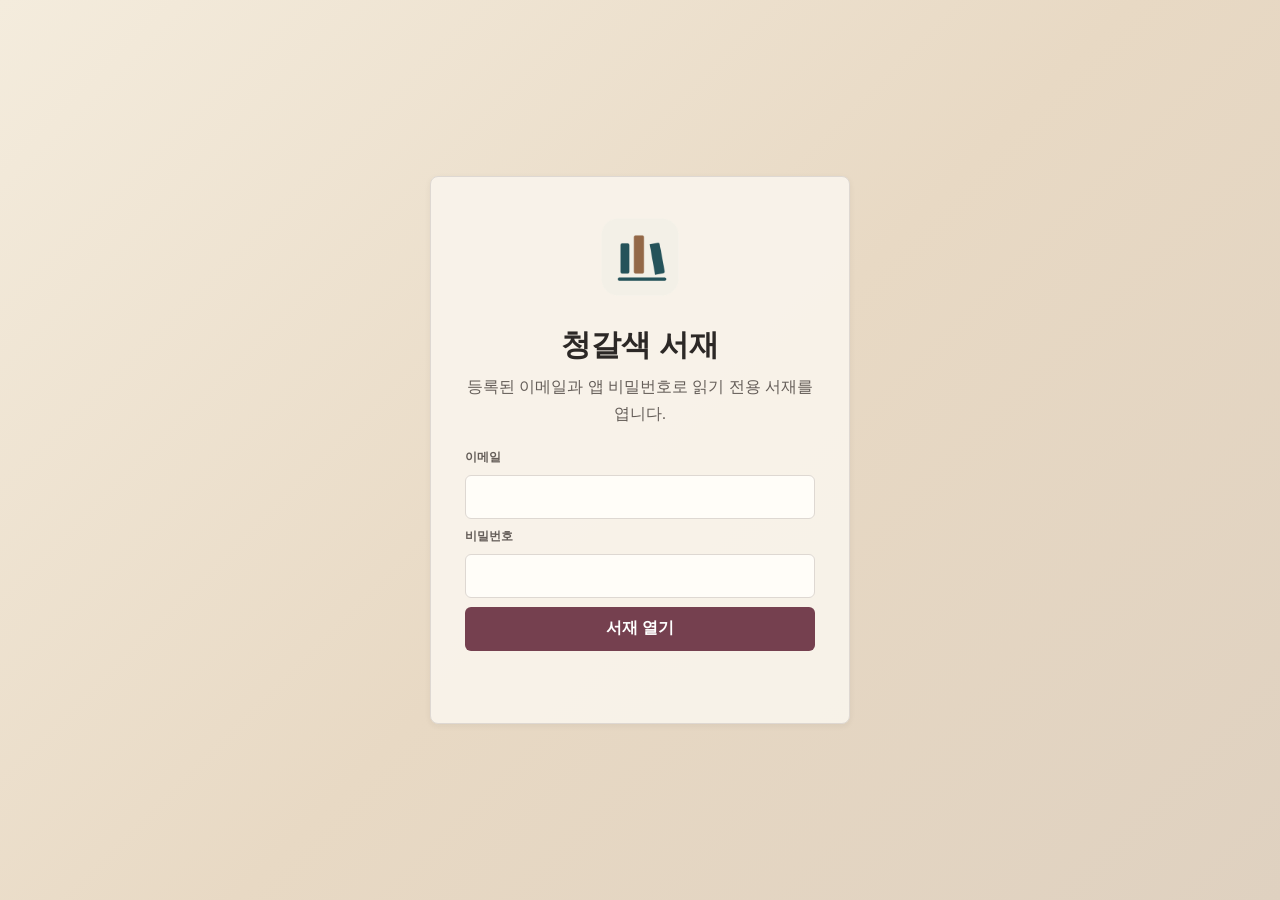
<file: index.html>
<!doctype html>
<html lang="ko">
<head>
  <meta charset="utf-8">
  <meta name="viewport" content="width=device-width, initial-scale=1, viewport-fit=cover">
  <meta name="theme-color" content="#f3f0e7">
  <title>청갈색 서재 · 읽기</title>
  <link rel="manifest" href="./manifest.webmanifest?v=20261108A">
  <link rel="icon" href="./icon.png?v=20261108A">
  <link rel="apple-touch-icon" href="./apple-touch-icon.png?v=20261108A">
  <link rel="stylesheet" href="./viewer.css">
</head>
<body>
  <div class="viewer-loading" id="viewerLoading">
    <img src="./icon.png?v=20261108A" alt="">
    <strong>청갈색 서재</strong>
    <span>생각의 지도를 펼치고 있습니다.</span>
  </div>

  <main class="auth-screen hidden" id="authScreen">
    <section class="auth-card">
      <img src="./icon.png?v=20261108A" alt="">
      <h1>청갈색 서재</h1>
      <p>등록된 이메일과 앱 비밀번호로 읽기 전용 서재를 엽니다.</p>
      <form id="authForm">
        <label for="authEmail">이메일</label>
        <input id="authEmail" type="email" autocomplete="email" required>
        <label for="authPassword">비밀번호</label>
        <input id="authPassword" type="password" autocomplete="current-password" required>
        <button id="authSubmit" type="submit">서재 열기</button>
      </form>
      <p class="auth-status" id="authStatus"></p>
    </section>
  </main>

  <main class="viewer-shell hidden" id="viewerShell">
    <header class="viewer-header">
      <div class="viewer-brand" title="청갈색 서재"><img src="./icon.png?v=20261108A" alt="청갈색 서재"></div>
      <label class="project-select-wrap"><select id="projectSelect" aria-label="현재 프로젝트 선택"></select><span id="projectNoteCount"></span></label>
      <nav class="view-tabs" aria-label="보기 방식">
        <button class="active" type="button" data-view="board">보드</button>
        <button type="button" data-view="nav">네비</button>
        <button type="button" data-view="notes">메모</button>
        <button type="button" id="readAll" aria-controls="readerPanel" aria-expanded="false">모아 읽기</button>
      </nav>
      <div class="viewer-header-actions">
        <span class="published-at" id="publishedAt"></span>
        <button class="icon-button" id="refreshViewer" type="button" aria-label="새로고침" title="새로고침">↻</button>
        <button class="text-button hidden" id="signOutViewer" type="button">나가기</button>
      </div>
    </header>

    <div class="viewer-layout">
      <aside class="project-panel">
        <div class="panel-heading"><strong>프로젝트</strong><span id="projectCount"></span></div>
        <div class="project-list" id="projectList"></div>
      </aside>

      <section class="workspace">
        <div class="board-view" id="boardView">
          <div class="board-toolbar">
            <strong id="boardTitle"></strong>
            <span>손가락으로 이동 · 핀치로 확대</span>
          </div>
          <div class="board-viewport" id="boardViewport" tabindex="-1">
            <div class="board-stage" id="boardStage"></div>
          </div>
          <button class="board-scale" id="boardFit" type="button" aria-label="현재 배율 · 전체 맞춤" title="전체 맞춤"><span id="boardScale">100%</span></button>
        </div>

        <div class="nav-view hidden" id="navView">
          <div class="content-toolbar"><strong>네비</strong><button type="button" id="expandNav">모두 펴기</button></div>
          <div class="nav-tree" id="navTree"></div>
        </div>

        <div class="notes-view hidden" id="notesView">
          <div class="content-toolbar notes-toolbar"><input id="noteSearch" type="search" aria-label="메모와 출처 검색" placeholder="메모와 출처 검색"><span id="noteSearchCount" role="status"></span><button type="button" id="toggleNoteSources">모두 접기</button></div>
          <div class="note-list" id="noteList"></div>
        </div>
      </section>

      <aside class="reader-panel" id="readerPanel">
        <div class="panel-heading reader-tools" role="toolbar" aria-label="읽기 도구">
          <button class="reader-back" id="readerBack" type="button" aria-label="읽기 닫기" title="돌아가기"><svg viewBox="0 0 24 24" aria-hidden="true"><path d="m15 18-6-6 6-6"/></svg></button>
          <strong id="readerHeading" class="visually-hidden">열람</strong>
          <button id="readerBoard" class="reader-board hidden" type="button" aria-label="읽기 범위를 유지하고 보드에서 찾기">보드</button>
          <button id="readerSources" type="button" aria-label="출처 표시" title="출처 표시 전환" aria-pressed="true">출처</button>
          <span class="reader-font-controls" aria-label="글자 크기"><button id="readerFontDown" type="button" aria-label="글자 작게" title="글자 작게">가−</button><output id="readerFontLevel">100%</output><button id="readerFontUp" type="button" aria-label="글자 크게" title="글자 크게">가+</button></span>
          <button class="reader-copy hidden" id="readerCopy" type="button" aria-label="내용 복사" title="현재 표시 내용을 마크다운으로 복사"><svg viewBox="0 0 24 24" aria-hidden="true"><rect width="14" height="14" x="8" y="8" rx="2"/><path d="M4 16c-1.1 0-2-.9-2-2V4c0-1.1.9-2 2-2h10c1.1 0 2 .9 2 2"/></svg></button>
          <button class="reader-expand" id="readerExpand" type="button" aria-label="읽기 전체 화면" aria-pressed="false" title="전체 화면"><svg viewBox="0 0 24 24" aria-hidden="true"><path d="M8 3H5a2 2 0 0 0-2 2v3M21 8V5a2 2 0 0 0-2-2h-3M3 16v3a2 2 0 0 0 2 2h3M16 21h3a2 2 0 0 0 2-2v-3"/></svg></button>
        </div>
        <article class="reader-content" id="readerContent" tabindex="-1"><div class="reader-empty">보드의 메모나 타이틀을 선택해 내용을 읽을 수 있습니다.</div></article>
      </aside>
    </div>
    <div class="viewer-message hidden" id="viewerMessage"></div>
    <div class="ancestor-sheet hidden" id="ancestorSheet" aria-hidden="true">
      <div class="ancestor-sheet-backdrop" data-ancestor-close></div>
      <section class="ancestor-sheet-panel" role="dialog" aria-modal="true" aria-labelledby="ancestorSheetTitle">
        <header><div><small>메모의 위치</small><h2 id="ancestorSheetTitle">상위 타이틀에서 보기</h2></div><button type="button" data-ancestor-close aria-label="닫기">×</button></header>
        <div class="ancestor-sheet-list" id="ancestorSheetList"></div>
      </section>
    </div>
  </main>

  <script src="./vendor/supabase.min.js"></script>
  <script src="./config.js"></script>
  <script src="./viewer.js"></script>
</body>
</html>
</file>
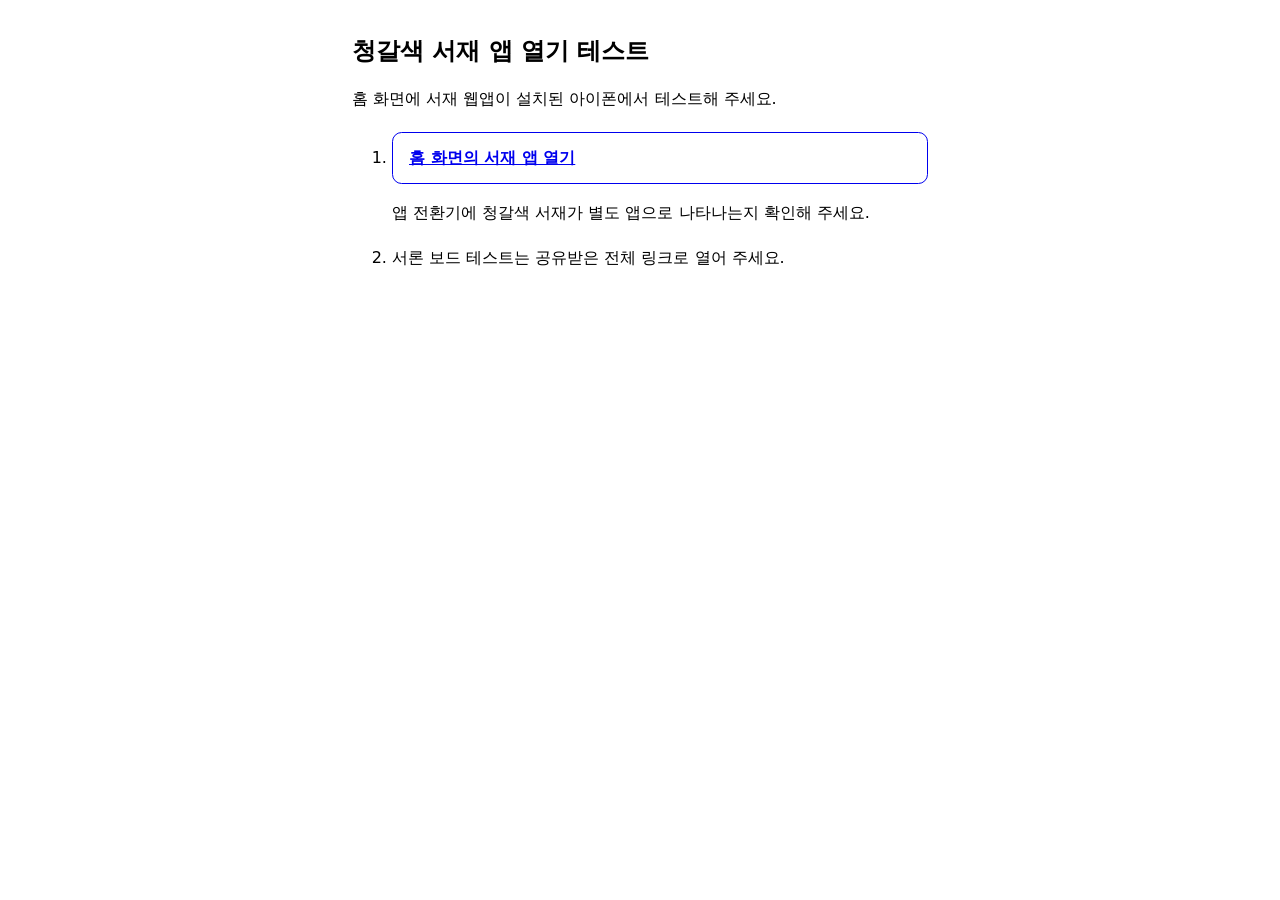
<file: ios-app-open-test.html>
<!doctype html>
<html lang="ko">
<head>
<meta charset="utf-8">
<meta name="viewport" content="width=device-width,initial-scale=1">
<meta name="robots" content="noindex,nofollow">
<meta name="referrer" content="no-referrer">
<title>청갈색 서재 앱 열기 테스트</title>
<style>
:root{color-scheme:light dark}
body{font:1rem/1.6 system-ui,sans-serif;max-width:36rem;margin:2rem auto;padding:0 1.25rem}
h1{font-size:1.5rem}
a:not([hidden]){display:block;padding:.75rem 1rem;border:1px solid currentColor;border-radius:.6rem;font-weight:600}
li{margin:1.25rem 0}
</style>
</head>
<body>
<main>
<h1>청갈색 서재 앱 열기 테스트</h1>
<p>홈 화면에 서재 웹앱이 설치된 아이폰에서 테스트해 주세요.</p>
<ol>
<li><a id="app" href="webapp://khhanhhan-boop.github.io/blue-brown-library-viewer/index.html">홈 화면의 서재 앱 열기</a><p>앱 전환기에 청갈색 서재가 별도 앱으로 나타나는지 확인해 주세요.</p></li>
<li><a id="board" hidden>서론 보드까지 바로 열기</a><p id="guide">서재에서 다른 보드를 선택한 뒤 이 페이지로 돌아와 누르면, 서론으로 이동했는지 확인할 수 있어요.</p></li>
</ol>
</main>
<script>
const project = new URLSearchParams(location.hash.slice(1)).get('project');
const board = document.getElementById('board');
if (/^(?:agent-)?project-[\da-f]{8}(?:-[\da-f]{4}){3}-[\da-f]{12}$/i.test(project || '')) {
  board.href = document.getElementById('app').getAttribute('href') + '#project=' + encodeURIComponent(project);
  board.hidden = false;
} else {
  document.getElementById('guide').textContent = '서론 보드 테스트는 공유받은 전체 링크로 열어 주세요.';
}
</script>
</body>
</html>
</file>
<file: viewer.css>
:root {
  color-scheme: light;
  --paper: #eee4d3;
  --paper-deep: #e2d4be;
  --ink: #302927;
  --muted: #7c6d65;
  --wine: #704552;
  --blue: #476b74;
  --line: rgba(79, 61, 55, 0.17);
  --panel: rgba(248, 241, 228, 0.92);
  --shadow: 0 12px 34px rgba(58, 43, 38, 0.13);
  font-family: "Apple SD Gothic Neo", "Noto Sans KR", system-ui, sans-serif;
}

* { box-sizing: border-box; }
html, body { width: 100%; min-height: 100%; margin: 0; }
body { overflow: hidden; background: var(--paper); color: var(--ink); letter-spacing: 0; }
button, input, select { font: inherit; letter-spacing: 0; }
button { cursor: pointer; }
.hidden { display: none !important; }

.viewer-loading { position: fixed; z-index: 100; inset: 0; display: grid; place-content: center; justify-items: center; gap: 12px; background: var(--paper); transition: opacity 320ms ease, visibility 320ms ease; }
.viewer-loading.done { opacity: 0; visibility: hidden; }
.viewer-loading img { width: 112px; height: 112px; border-radius: 24px; box-shadow: var(--shadow); }
.viewer-loading strong { font-family: Georgia, "Noto Serif KR", serif; font-size: 29px; }
.viewer-loading span { color: var(--muted); font-size: 13px; }

.auth-screen { min-height: 100svh; display: grid; place-items: center; padding: 24px; background: linear-gradient(135deg, #f4ecdd, #e8d9c4 52%, #dfd1c0); }
.auth-card { width: min(420px, 100%); padding: 34px; border: 1px solid var(--line); border-radius: 8px; background: rgba(249, 244, 235, 0.94); box-shadow: var(--shadow); text-align: center; }
.auth-card img { width: 92px; height: 92px; border-radius: 20px; }
.auth-card h1 { margin: 18px 0 8px; font-family: Georgia, "Noto Serif KR", serif; font-size: 30px; }
.auth-card p { margin: 0 0 22px; color: var(--muted); line-height: 1.65; }
.auth-card form { display: grid; gap: 9px; text-align: left; }
.auth-card label { color: var(--muted); font-size: 12px; font-weight: 800; }
.auth-card input { width: 100%; height: 44px; padding: 0 12px; border: 1px solid var(--line); border-radius: 6px; background: #fffdf8; color: var(--ink); }
.auth-card button { height: 44px; border: 0; border-radius: 6px; background: var(--wine); color: white; font-weight: 850; }
.auth-card button:disabled { cursor: wait; opacity: 0.58; }
.auth-status { min-height: 24px; margin: 14px 0 0 !important; color: var(--wine) !important; font-size: 12px; }

.viewer-shell { height: 100svh; display: grid; grid-template-rows: auto minmax(0, 1fr); background: var(--paper); }
.viewer-header { min-width: 0; min-height: 64px; display: flex; align-items: center; gap: 15px; padding: max(8px, env(safe-area-inset-top)) max(14px, env(safe-area-inset-right)) 8px max(14px, env(safe-area-inset-left)); border-bottom: 1px solid var(--line); background: rgba(247, 239, 225, 0.94); backdrop-filter: blur(16px); -webkit-backdrop-filter: blur(16px); }
.viewer-brand { flex: 0 0 auto; display: flex; align-items: center; gap: 9px; }
.viewer-brand img { width: 40px; height: 40px; border-radius: 9px; }
.viewer-brand span { display: grid; line-height: 1.1; }
.viewer-brand strong { font-family: Georgia, "Noto Serif KR", serif; font-size: 16px; }
.viewer-brand small { margin-top: 4px; color: var(--muted); font-size: 9px; }
.project-select-wrap { position: relative; min-width: 190px; max-width: 310px; display: grid; grid-template-columns: auto minmax(0, 1fr); align-items: center; gap: 9px; padding: 4px 29px 4px 9px; border: 1px solid color-mix(in srgb, var(--wine) 24%, var(--line)); border-radius: 7px; background: rgba(255, 252, 245, 0.78); box-shadow: inset 0 1px 0 rgba(255,255,255,0.7), 0 2px 8px rgba(72, 49, 43, 0.06); }
.project-select-wrap::after { position: absolute; right: 10px; top: 50%; color: var(--wine); font-size: 12px; line-height: 1; transform: translateY(-54%); content: "⌄"; pointer-events: none; }
.project-select-wrap:focus-within { border-color: color-mix(in srgb, var(--wine) 58%, var(--line)); box-shadow: 0 0 0 3px color-mix(in srgb, var(--wine) 10%, transparent), inset 0 1px 0 rgba(255,255,255,0.72); }
.project-select-wrap span { padding-right: 9px; border-right: 1px solid color-mix(in srgb, var(--wine) 18%, transparent); color: var(--muted); font-size: 8px; font-weight: 850; line-height: 1.2; white-space: nowrap; }
.project-select-wrap select { min-width: 0; width: 100%; height: 30px; padding: 0; border: 0; outline: 0; appearance: none; -webkit-appearance: none; background: transparent; color: var(--ink); font-family: Georgia, "Noto Serif KR", serif; font-size: 13px; font-weight: 850; text-overflow: ellipsis; }
.view-tabs { display: flex; gap: 3px; padding: 3px; border: 1px solid var(--line); border-radius: 6px; background: rgba(87, 66, 57, 0.06); }
.view-tabs button { min-width: 46px; height: 29px; padding: 0 9px; border: 0; border-radius: 4px; background: transparent; color: var(--muted); font-size: 12px; font-weight: 800; }
.view-tabs button.active { background: #fffaf0; color: var(--wine); box-shadow: 0 2px 8px rgba(61, 43, 39, 0.1); }
.viewer-header-actions { min-width: 0; display: flex; align-items: center; gap: 6px; margin-left: auto; }
.published-at { overflow: hidden; color: var(--muted); font-size: 10px; text-overflow: ellipsis; white-space: nowrap; }
.icon-button, .text-button { height: 31px; border: 1px solid var(--line); border-radius: 5px; background: rgba(255, 252, 245, 0.72); color: var(--ink); }
.icon-button { width: 31px; padding: 0; font-size: 17px; }
.text-button { padding: 0 10px; font-size: 11px; }

.viewer-layout { min-height: 0; position: relative; display: grid; grid-template-columns: 210px minmax(0, 1fr) 330px; overflow: hidden; }
.project-panel, .reader-panel { min-width: 0; min-height: 0; display: grid; grid-template-rows: auto minmax(0, 1fr); background: var(--panel); }
.project-panel { border-right: 1px solid var(--line); }
.reader-panel { border-left: 1px solid var(--line); }
.panel-heading, .content-toolbar { min-height: 46px; display: flex; align-items: center; gap: 8px; padding: 8px 12px; border-bottom: 1px solid var(--line); }
.panel-heading strong, .content-toolbar strong { font-size: 14px; }
.panel-heading span { margin-left: auto; color: var(--muted); font-size: 10px; }
.project-list, .reader-content, .nav-tree, .note-list { min-height: 0; overflow: auto; overscroll-behavior: contain; }
.project-list { padding: 8px; }
.project-item { width: 100%; min-height: 44px; display: grid; grid-template-columns: 4px minmax(0, 1fr); align-items: center; gap: 9px; margin: 0 0 4px; padding: 7px 8px; border: 0; border-radius: 5px; background: transparent; color: var(--ink); text-align: left; }
.project-item::before { width: 4px; height: 26px; border-radius: 2px; background: var(--project-color); content: ""; opacity: 0.5; }
.project-item.active { background: color-mix(in srgb, var(--project-color) 12%, white); font-weight: 850; }
.project-item span { overflow: hidden; text-overflow: ellipsis; white-space: nowrap; }

.workspace { min-width: 0; min-height: 0; position: relative; background: var(--paper); }
.board-view, .nav-view, .notes-view { width: 100%; height: 100%; min-height: 0; }
.board-view { display: grid; grid-template-rows: auto minmax(0, 1fr); }
.board-toolbar { min-width: 0; min-height: 39px; display: flex; align-items: center; gap: 10px; padding: 5px 9px; border-bottom: 1px solid rgba(52, 42, 38, 0.2); background: rgba(51, 44, 42, 0.92); color: #f8f1e6; }
.board-toolbar strong { overflow: hidden; font-size: 13px; text-overflow: ellipsis; white-space: nowrap; }
.board-toolbar span { margin-left: auto; color: rgba(255,255,255,0.55); font-size: 9px; }
.board-toolbar button, .content-toolbar button { height: 27px; padding: 0 9px; border: 1px solid rgba(255,255,255,0.18); border-radius: 4px; background: rgba(255,255,255,0.1); color: inherit; font-size: 10px; }
.board-viewport { position: relative; min-height: 0; overflow: hidden; background: rgba(255, 253, 247, 0.22); touch-action: none; cursor: grab; }
.board-viewport.panning { cursor: grabbing; }
.board-stage { position: absolute; width: 2400px; height: 1600px; transform-origin: 0 0; will-change: transform; backface-visibility: hidden; -webkit-backface-visibility: hidden; }
.edge-layer { position: absolute; z-index: 0; inset: 0; width: 2400px; height: 1600px; overflow: visible; pointer-events: none; }
.edge-hierarchy { stroke: rgba(91, 69, 62, 0.34); stroke-width: 2.2; }
.edge-relation, .edge-arrow { fill: none; stroke: var(--edge-color); stroke-linecap: round; stroke-linejoin: round; }
.edge-relation.relation-halo { stroke-width: 8; opacity: 0.2; }
.edge-relation.relation-core { stroke-width: 2.2; stroke-dasharray: 11 5 2 5; opacity: 0.46; }
.edge-arrow-halo { stroke-width: 7; opacity: 0.2; }
.edge-arrow-core { stroke-width: 2.4; opacity: 0.78; }
.edge-label { fill: var(--edge-color); stroke: rgba(248, 240, 222, 0.92); stroke-width: 4px; paint-order: stroke fill; font-size: var(--edge-font-size, 12px); font-weight: 850; }
.board-box { position: absolute; z-index: 1; overflow: visible; transform: translate(-50%, -50%); border: 1px solid color-mix(in srgb, var(--box-color) 48%, rgba(76, 57, 51, 0.28)); border-radius: 6px; background: color-mix(in srgb, var(--box-color) 24%, rgba(255, 252, 243, 0.97)); color: var(--ink); box-shadow: 0 8px 18px rgba(57, 42, 37, 0.12), inset 0 0 0 1px rgba(255,255,255,0.44); text-align: left; }
.board-box, .board-box * { -webkit-user-select: none; user-select: none; -webkit-touch-callout: none; }
.board-box.bookmarked { z-index: 2; }
.board-box.text { background: color-mix(in srgb, var(--box-color) 8%, #fffaf0); }
.board-box.heading { border-color: color-mix(in srgb, var(--box-color) 72%, #211a19); background: color-mix(in srgb, var(--box-color) 62%, #2a2020); color: #fff9ec; }
.board-box:hover, .board-box.selected { z-index: 3; border-color: color-mix(in srgb, var(--box-color) 72%, #fffaf0); box-shadow: 0 0 0 3px color-mix(in srgb, var(--box-color) 24%, transparent), 0 12px 26px rgba(58, 42, 37, 0.2); }
.board-box.long-pressing { z-index: 5; animation: board-long-press 480ms cubic-bezier(0.2, 0.75, 0.2, 1) both; }
.board-box button { width: 100%; height: 100%; display: flex; flex-direction: column; overflow: hidden; padding: 11px 12px 12px; border: 0; background: transparent; color: inherit; text-align: left; }
.board-box.heading button { display: grid; place-items: center; padding: 8px; text-align: center; word-break: keep-all; overflow-wrap: anywhere; }
.board-box.text button { padding: 5px 7px 13px; }
.board-box.heading.level-1 { font-size: 21px; font-weight: 900; }
.board-box.heading.level-2 { font-size: 18px; font-weight: 880; }
.board-box.heading.level-3 { font-size: 15px; font-weight: 850; }
.board-box.heading.level-4 { font-size: 13px; font-weight: 820; }
.box-bookmark { position: absolute; z-index: 4; right: -10px; top: -9px; color: #171411; font-size: 22px; line-height: 1; -webkit-text-stroke: 0.5px rgba(218, 164, 48, 0.96); text-shadow: 0 0 1px rgba(255, 251, 211, 1), 0 0 6px rgba(255, 211, 61, 0.98), 0 0 14px rgba(229, 151, 10, 0.78), 0 0 20px rgba(183, 99, 4, 0.38); pointer-events: none; }
.box-title { display: block; flex: 0 0 auto; overflow: visible; color: inherit; font-size: 14px; font-weight: 900; line-height: 1.3; word-break: keep-all; overflow-wrap: anywhere; }
.box-source { display: block; flex: 0 0 auto; overflow: visible; margin-top: 4px; color: #684a50; font-size: 11px; font-weight: 850; line-height: 1.35; word-break: keep-all; overflow-wrap: anywhere; }
.box-author { display: block; flex: 0 0 auto; margin-top: 2px; color: var(--muted); font-size: 10px; line-height: 1.3; word-break: keep-all; overflow-wrap: anywhere; }
.box-summary { display: block; flex: 1 1 auto; min-height: 0; overflow: auto; margin-top: 6px; color: #574a45; font-size: 11px; line-height: 1.4; white-space: pre-wrap; word-break: keep-all; overflow-wrap: anywhere; overscroll-behavior: contain; scrollbar-width: thin; }
.board-box.text .box-title { margin-bottom: 4px; }
.board-box.text .box-summary { margin-top: 0; color: var(--muted); font-weight: 520; }
.board-box.compact button { align-items: center; justify-content: center; padding: 6px 8px; text-align: center; }
.board-box.compact .box-title, .board-box.compact .box-source, .board-box.compact .box-author { width: 100%; text-align: center; }
.board-box.compact .box-summary { display: none; }
.board-box.text.compact .box-title { margin: 0; }

.nav-view, .notes-view { display: grid; grid-template-rows: auto minmax(0, 1fr); background: var(--paper); }
.content-toolbar { background: rgba(248, 241, 228, 0.94); }
.content-toolbar button { margin-left: auto; border-color: var(--line); background: white; color: var(--ink); }
.content-toolbar input { min-width: 0; width: min(340px, 65%); height: 31px; margin-left: auto; padding: 0 10px; border: 1px solid var(--line); border-radius: 5px; background: #fffdf8; }
.notes-toolbar input { flex: 1 1 180px; width: auto; }
.notes-toolbar button { flex: 0 0 auto; margin-left: 0; white-space: nowrap; }
.notes-toolbar button:disabled { cursor: default; opacity: 0.45; }
.nav-tree, .note-list { padding: 12px clamp(12px, 3vw, 36px) 40px; }
.nav-row { --depth: 0; margin-left: min(calc(var(--depth) * 10px), 48px); border-bottom: 1px solid rgba(85, 66, 59, 0.08); }
.nav-row-main { min-height: 44px; display: grid; grid-template-columns: 24px minmax(0, 1fr); align-items: start; gap: 7px; padding: 5px 0; }
.nav-toggle { width: 24px; height: 24px; padding: 0; border: 0; background: transparent; color: var(--muted); }
.nav-label { min-width: 0; display: grid; align-content: center; }
.nav-open { min-width: 0; width: 100%; padding: 1px 0; border: 0; background: transparent; color: var(--ink); font-weight: 750; line-height: 1.42; text-align: left; word-break: keep-all; overflow-wrap: anywhere; }
.nav-row.heading .nav-open { color: var(--wine); font-weight: 900; }
.nav-source { min-width: 0; display: block; overflow: hidden; margin-top: 2px; color: var(--muted); font-size: 10px; line-height: 1.35; text-overflow: ellipsis; white-space: nowrap; }
.note-source-group { margin: 0 0 10px; }
.note-source-heading { width: 100%; min-height: 48px; display: grid; grid-template-columns: 20px minmax(0, 1fr) auto; align-items: center; gap: 8px; padding: 7px 10px; border: 0; border-bottom: 1px solid color-mix(in srgb, var(--wine) 25%, transparent); background: transparent; color: var(--ink); text-align: left; }
.note-source-heading:hover { background: rgba(112, 69, 82, 0.055); }
.note-source-chevron { color: var(--wine); font-size: 12px; text-align: center; }
.note-source-label { min-width: 0; display: grid; gap: 2px; }
.note-source-label strong { font-family: Georgia, "Noto Serif KR", serif; font-size: 14px; line-height: 1.38; word-break: keep-all; overflow-wrap: anywhere; }
.note-source-label small { overflow: hidden; color: var(--muted); font-size: 10px; font-weight: 750; text-overflow: ellipsis; white-space: nowrap; }
.note-source-count { min-width: 25px; padding: 3px 7px; border-radius: 999px; background: rgba(112, 69, 82, 0.1); color: var(--wine); font-size: 10px; font-weight: 850; text-align: center; }
.note-source-items { padding: 7px 0 1px 20px; }
.note-source-group.collapsed .note-source-heading { border-bottom-color: rgba(85, 66, 59, 0.1); }
.note-list-item { width: 100%; min-height: 66px; display: grid; gap: 6px; margin-bottom: 7px; padding: 11px 13px; border: 1px solid var(--line); border-radius: 6px; background: rgba(255, 252, 245, 0.78); color: var(--ink); text-align: left; }
.note-list-item strong { overflow-wrap: anywhere; }
.note-list-item p { display: -webkit-box; overflow: hidden; margin: 0; color: #5c504b; font-size: 12px; line-height: 1.5; -webkit-box-orient: vertical; -webkit-line-clamp: 2; }

.reader-back { display: none; width: 29px; height: 29px; padding: 0; border: 1px solid var(--line); border-radius: 4px; background: white; color: var(--ink); font-size: 20px; }
.reader-panel .panel-heading > strong { min-width: 0; overflow: hidden; text-overflow: ellipsis; white-space: nowrap; }
.reader-font-controls { flex: 0 0 auto; display: flex; margin-left: auto; border: 1px solid var(--line); border-radius: 4px; overflow: hidden; background: white; }
.reader-font-controls button { width: 32px; height: 28px; padding: 0; border: 0; background: transparent; color: var(--ink); font-size: 11px; font-weight: 850; }
.reader-font-controls button + button { border-left: 1px solid var(--line); }
.reader-font-controls button:disabled { color: rgba(48,41,39,0.28); cursor: default; }
.reader-expand { display: none; width: 29px; height: 29px; margin-left: 0; padding: 0; border: 1px solid var(--line); border-radius: 4px; background: white; color: var(--ink); font-size: 16px; }
.reader-expand[aria-pressed="true"] { background: var(--wine); color: white; }
.reader-copy { height: 28px; margin-left: auto; padding: 0 10px; border: 1px solid color-mix(in srgb, var(--wine) 35%, transparent); border-radius: 4px; background: color-mix(in srgb, var(--wine) 9%, #fffdf8); color: var(--wine); font-size: 10px; font-weight: 850; }
.reader-expand + .reader-copy { margin-left: 0; }
.reader-copy:hover, .reader-copy:focus-visible { border-color: color-mix(in srgb, var(--wine) 58%, transparent); background: color-mix(in srgb, var(--wine) 15%, #fffdf8); }
.reader-content { padding: 18px 19px 50px; background: rgba(252, 248, 239, 0.72); }
.reader-empty { padding: 28px 14px; color: var(--muted); font-size: 12px; line-height: 1.65; text-align: center; }
.reader-title { margin: 0 0 7px; font-family: Georgia, "Noto Serif KR", serif; font-size: var(--reader-title-size, 23px); line-height: 1.38; overflow-wrap: anywhere; }
.reader-title.numbered { display: grid; grid-template-columns: var(--reader-title-number-width, 34px) minmax(0, 1fr); align-items: baseline; }
.reader-source { margin: 0 0 18px; color: var(--muted); font-size: var(--reader-source-size, 11px); font-weight: 750; line-height: 1.5; }
.markdown { color: #3c3431; font-size: var(--reader-body-size, 14px); line-height: 1.75; overflow-wrap: anywhere; }
.markdown h1, .markdown h2, .markdown h3 { margin: 1.35em 0 0.55em; font-family: Georgia, "Noto Serif KR", serif; line-height: 1.38; }
.markdown h1 { font-size: 1.55em; }.markdown h2 { font-size: 1.34em; }.markdown h3 { font-size: 1.16em; }
.markdown p { margin: 0 0 1em; white-space: pre-wrap; }
.markdown ul { margin: 0 0 1em; padding-left: 1.35em; }
.markdown code { padding: 1px 4px; border-radius: 3px; background: rgba(87, 66, 57, 0.1); font-family: ui-monospace, monospace; font-size: 0.9em; }
.branch-preview { min-width: 0; color: #292522; font-size: var(--reader-branch-size, 15px); line-height: 1.72; }
.branch-heading { width: 100%; max-width: 100%; box-sizing: border-box; margin: 1.15em 0 0.45em; color: var(--wine); line-height: 1.35; overflow-wrap: anywhere; word-break: normal; }
.branch-heading:first-child { margin-top: 0; }
.branch-heading.numbered { display: grid; grid-template-columns: var(--reader-number-width, 27px) minmax(0, 1fr); align-items: baseline; }
.branch-heading:not(.numbered) { padding-left: var(--reader-number-width, 27px); }
.branch-heading-number, .branch-outline-number { color: #7a4655; font-weight: 850; font-variant-numeric: tabular-nums; }
.branch-heading-text { min-width: 0; overflow-wrap: anywhere; }
.branch-preview h2 { font-size: 1.467em; }.branch-preview h3 { font-size: 1.267em; }
.branch-preview h4, .branch-preview h5, .branch-preview h6 { font-size: 1.067em; }
.branch-list-item { position: relative; max-width: 100%; box-sizing: border-box; margin: 0.7em 0 0.25em min(calc(var(--depth, 0) * 14px), 42px); padding-left: var(--reader-number-width, 27px); overflow-wrap: anywhere; word-break: normal; }
.branch-list-item::before { content: ""; position: absolute; left: 10px; top: 0.72em; width: 5px; height: 5px; border-radius: 50%; background: var(--wine); }
.branch-list-item.numbered { display: grid; grid-template-columns: var(--reader-number-width, 27px) minmax(0, 1fr); align-items: baseline; padding-left: 0; }
.branch-list-item.numbered::before { display: none; }
.branch-list-item > strong, .branch-list-item > button { min-width: 0; }
.branch-list-item button { width: auto; max-width: 100%; height: auto; min-height: 0; padding: 0; border: 0; background: transparent; color: inherit; font: inherit; line-height: inherit; text-align: left; white-space: normal; overflow-wrap: anywhere; word-break: normal; }
:is(.branch-list-item,.branch-heading).context-target { border-radius: 4px; background: color-mix(in srgb, var(--wine) 11%, transparent); box-shadow: 0 0 0 5px color-mix(in srgb, var(--wine) 7%, transparent); animation: context-target-pulse 900ms ease 2; }
.branch-continuation { margin: 0.55em 0 0.55em min(calc(var(--depth, 0) * 14px + 27px), 69px); white-space: pre-wrap; overflow-wrap: anywhere; }
.branch-source { margin: 0.65em 0 0.65em min(calc(var(--depth, 0) * 14px + 27px), 69px); padding: 0.1em 0 0.1em 12px; border-left: 3px solid rgba(104, 74, 80, 0.35); color: #66564e; font-size: 0.82em; }
.branch-number { min-width: 0; color: #7a4655; font-family: Georgia, "Noto Serif KR", serif; font-weight: 850; text-align: right; white-space: nowrap; }
.reader-title > span:last-child { min-width: 0; word-break: keep-all; overflow-wrap: anywhere; }
.viewer-message { position: fixed; z-index: 50; left: 50%; bottom: max(18px, env(safe-area-inset-bottom)); max-width: min(560px, calc(100% - 30px)); padding: 10px 14px; border-radius: 5px; background: rgba(49, 41, 39, 0.94); color: white; box-shadow: var(--shadow); font-size: 12px; transform: translateX(-50%); }
.ancestor-sheet { position: fixed; z-index: 70; inset: 0; display: grid; align-items: end; }
.ancestor-sheet.hidden { display: none; }
.ancestor-sheet, .ancestor-sheet * { -webkit-user-select: none; user-select: none; -webkit-touch-callout: none; -webkit-user-drag: none; }
.ancestor-sheet.awaiting-release { pointer-events: none; }
.ancestor-sheet-backdrop { position: absolute; inset: 0; background: rgba(37, 30, 28, 0.38); backdrop-filter: blur(2px); -webkit-backdrop-filter: blur(2px); }
.ancestor-sheet-panel { position: relative; width: min(560px, 100%); max-height: min(72svh, 620px); margin: 0 auto; display: grid; grid-template-rows: auto minmax(0, 1fr); overflow: hidden; border: 1px solid color-mix(in srgb, var(--wine) 32%, var(--line)); border-bottom: 0; border-radius: 10px 10px 0 0; background: #f9f2e5; box-shadow: 0 -16px 40px rgba(45, 31, 29, 0.22); animation: ancestor-sheet-in 220ms cubic-bezier(0.2, 0.8, 0.2, 1) both; }
.ancestor-sheet-panel header { min-height: 58px; display: flex; align-items: center; gap: 12px; padding: 10px 12px 9px 16px; border-bottom: 1px solid var(--line); }
.ancestor-sheet-panel header div { min-width: 0; }
.ancestor-sheet-panel header small { display: block; margin-bottom: 2px; color: var(--muted); font-size: 8px; font-weight: 850; }
.ancestor-sheet-panel h2 { margin: 0; font-family: Georgia, "Noto Serif KR", serif; font-size: 16px; }
.ancestor-sheet-panel header button { width: 32px; height: 32px; margin-left: auto; padding: 0; border: 1px solid var(--line); border-radius: 50%; background: rgba(255,255,255,0.55); color: var(--ink); font-size: 20px; }
.ancestor-sheet-list { min-height: 0; display: grid; align-content: start; gap: 7px; overflow: auto; padding: 9px 10px max(14px, env(safe-area-inset-bottom)); overscroll-behavior: contain; touch-action: pan-y; }
.ancestor-sheet-list > button { width: 100%; min-height: 56px; display: grid; grid-template-columns: minmax(0, 1fr) 18px; align-items: center; gap: 10px; padding: 8px 10px; border: 1px solid var(--ancestor-color, #704552); border-radius: 6px; background-color: var(--ancestor-color, #704552); background-image: linear-gradient(rgba(42,32,32,0.38), rgba(42,32,32,0.38)); color: #fff9ec; box-shadow: inset 0 0 0 1px rgba(255,255,255,0.2), 0 5px 12px rgba(47,33,30,0.16); text-align: left; }
.ancestor-sheet-list > button:active { filter: brightness(1.12); transform: scale(0.992); }
.ancestor-sheet-list span { min-width: 0; display: grid; gap: 3px; }
.ancestor-sheet-list small { color: rgba(255,249,236,0.66); font-size: 9px; font-weight: 850; }
.ancestor-sheet-list strong { font-family: Georgia, "Noto Serif KR", serif; font-size: 14px; line-height: 1.38; word-break: keep-all; overflow-wrap: anywhere; }
.ancestor-sheet-list .level-1 strong { font-size: 17px; font-weight: 900; }
.ancestor-sheet-list .level-2 strong { font-size: 16px; font-weight: 880; }
.ancestor-sheet-list .level-3 strong { font-size: 14px; font-weight: 850; }
.ancestor-sheet-list .level-4 strong { font-size: 13px; font-weight: 820; }
.ancestor-sheet-list b { color: rgba(255,249,236,0.68); font-size: 20px; font-weight: 400; text-align: center; }

@media (max-width: 1180px) {
  .viewer-layout { grid-template-columns: minmax(0, 1fr); }
  .project-panel { display: none; }
  .project-select-wrap { flex: 1 1 auto; }
  .published-at { display: none; }
  .board-view { grid-template-rows: minmax(0, 1fr); }
  .board-toolbar { display: none; }
  .reader-panel { --reader-width: min(440px, 46vw); position: absolute; z-index: 20; top: 0; bottom: 0; left: calc(100% - var(--reader-width)); width: var(--reader-width); display: grid; border-left: 1px solid var(--line); opacity: 0; pointer-events: none; transform: translateX(100%); transition: left 270ms cubic-bezier(0.2,0.78,0.2,1), width 270ms cubic-bezier(0.2,0.78,0.2,1), opacity 180ms ease, transform 270ms cubic-bezier(0.2,0.78,0.2,1); }
  .reader-panel.open { opacity: 1; pointer-events: auto; transform: translateX(0); }
  .reader-panel.fullscreen { left: 0; width: 100%; border-left-color: transparent; }
  .reader-back, .reader-expand { display: inline-grid; place-items: center; }
}

@media (max-width: 720px) {
  body { overflow: hidden; }
  .viewer-shell { grid-template-rows: auto minmax(0, 1fr); }
  .viewer-header { min-height: 106px; flex-wrap: wrap; align-content: center; gap: 7px 9px; padding-bottom: 7px; }
  .viewer-brand strong { font-size: 14px; }.viewer-brand small { display: none; }.viewer-brand img { width: 34px; height: 34px; }
  .project-select-wrap { min-width: 0; }
  .project-select-wrap span { font-size: 7px; }
  .project-select-wrap select { font-size: 14px; }
  .view-tabs { order: 3; width: 100%; }
  .view-tabs button { flex: 1; }
  .viewer-header-actions { margin-left: 0; }
  .text-button { display: none !important; }
  .viewer-layout { display: block; position: relative; }
  .workspace, .board-view, .nav-view, .notes-view { height: 100%; }
  .reader-panel { --reader-width: 100%; left: 0; width: 100%; border: 0; }
  .reader-expand { display: none; }
  .board-box:hover { box-shadow: 0 8px 18px rgba(57,42,37,0.12), inset 0 0 0 1px rgba(255,255,255,0.44); }
  .content-toolbar input { width: 70%; }
  .notes-toolbar { gap: 6px; }
  .notes-toolbar strong { display: none; }
  .notes-toolbar input { width: auto; }
  .note-source-items { padding-left: 10px; }
  .nav-row { margin-left: min(calc(var(--depth) * 7px), 28px); }
  .branch-section { padding-left: min(calc(var(--depth) * 5px), 20px); }
}

@keyframes reader-in { from { opacity: 0; transform: translateX(18px); } to { opacity: 1; transform: none; } }
@keyframes ancestor-sheet-in { from { opacity: 0; transform: translateY(22px); } to { opacity: 1; transform: none; } }
@keyframes board-long-press {
  0% { transform: translate(-50%, -50%) scale(1); border-color: color-mix(in srgb, var(--box-color) 48%, rgba(76, 57, 51, 0.28)); box-shadow: 0 8px 18px rgba(57, 42, 37, 0.12), inset 0 0 0 1px rgba(255,255,255,0.44); filter: brightness(1); }
  28% { transform: translate(-50%, -50%) scale(0.988); box-shadow: 0 4px 10px rgba(57, 42, 37, 0.13), inset 0 0 0 1px rgba(255,255,255,0.5); filter: brightness(0.99); }
  76% { transform: translate(-50%, -50%) scale(1.008); border-color: color-mix(in srgb, var(--box-color) 68%, #fff9dd); box-shadow: 0 0 0 2px color-mix(in srgb, var(--box-color) 18%, transparent), 0 10px 20px rgba(58, 42, 37, 0.18), inset 0 0 0 1px rgba(255,255,255,0.58); filter: brightness(1.025); }
  100% { transform: translate(-50%, -50%) scale(1.035); border-color: color-mix(in srgb, var(--box-color) 88%, #fff9dd); box-shadow: 0 0 0 5px color-mix(in srgb, var(--box-color) 34%, transparent), 0 17px 34px rgba(58, 42, 37, 0.26), inset 0 0 0 1px rgba(255,255,255,0.78); filter: brightness(1.09); }
}
@keyframes context-target-pulse { 0%, 100% { background: color-mix(in srgb, var(--wine) 7%, transparent); } 50% { background: color-mix(in srgb, var(--wine) 18%, transparent); } }

@media (prefers-reduced-motion: reduce) { *, *::before, *::after { scroll-behavior: auto !important; animation-duration: 0.01ms !important; transition-duration: 0.01ms !important; } }

/* Reading UI, 2026-10-30. Board geometry is the published local geometry. */
:root { --paper:#faf9f6; --paper-deep:#f0ede8; --ink:#2c2826; --muted:#655e59; --wine:#75404f; --line:#ded8d2; --panel:#fffefa; --shadow:0 2px 6px rgba(40,30,36,.06); font-family:-apple-system,BlinkMacSystemFont,"Apple SD Gothic Neo","Malgun Gothic",sans-serif; }
.visually-hidden { position:absolute!important; width:1px; height:1px; padding:0!important; margin:-1px; overflow:hidden; clip:rect(0,0,0,0); white-space:nowrap; border:0; }
button:focus-visible, select:focus-visible, input:focus-visible { outline:2px solid var(--wine); outline-offset:2px; }
.viewer-header { min-height:68px; gap:14px; padding:10px max(16px,env(safe-area-inset-right)) 10px max(16px,env(safe-area-inset-left)); background:var(--panel); }
.viewer-brand img { width:34px; height:34px; border-radius:8px; }
.project-select-wrap { flex:0 1 340px; grid-template-columns:minmax(0,1fr) auto; min-width:170px; min-height:44px; padding:0 28px 0 10px; border:1px solid var(--line); background:var(--panel); box-shadow:none; }
.project-select-wrap select { font-family:inherit; height:42px; font-size:14px; font-weight:650; }
.project-select-wrap #projectNoteCount { border:0; padding:0; font-size:10px; font-weight:450; white-space:nowrap; }
.view-tabs { margin-left:auto; border:0; background:#f0ede8; }
.view-tabs button { min-height:40px; min-width:64px; font-size:13px; font-weight:650; }
.view-tabs button.active { background:var(--panel); color:var(--wine); box-shadow:0 1px 3px rgba(40,30,36,.08); }
.viewer-header-actions { flex:0 0 auto; margin-left:0; }
.published-at { display:none; }
.icon-button,.text-button { min-height:44px; border:0; background:transparent; }
.icon-button { width:44px; }
.text-button { font-size:11px; }
.project-panel,.board-toolbar { display:none; }
.viewer-layout { display:grid; grid-template-columns:minmax(0,1fr); }
.viewer-shell.reader-open .viewer-layout { grid-template-columns:minmax(0,1fr) minmax(350px,38%); }
.board-view { position:relative; grid-template-rows:minmax(0,1fr); }
.board-viewport { background:#f1eeea; }
.board-scale { position:absolute; z-index:6; left:max(8px,env(safe-area-inset-left)); bottom:max(6px,env(safe-area-inset-bottom)); min-width:64px; min-height:44px; padding:0 10px; border:0; background:transparent; color:var(--muted); font-family:inherit; font-weight:450; font-size:11px; line-height:1.5; font-variant-numeric:tabular-nums; box-shadow:none; }
.board-scale:hover { color:var(--wine); }
.reader-panel { display:none; position:static; width:auto; opacity:1; transform:none; pointer-events:auto; transition:none; grid-template-rows:auto minmax(0,1fr); }
.reader-panel.open { display:grid; }
.viewer-shell.reader-fullscreen .viewer-layout { display:block; }
.reader-fullscreen .workspace { display:none; }
.reader-fullscreen .reader-panel { width:min(100%,940px); height:100%; margin:auto; border-right:1px solid var(--line); }
.reader-tools { min-height:60px; padding:8px; flex-wrap:nowrap; gap:3px; background:var(--panel); }
.reader-tools button { display:inline-grid; place-items:center; flex:0 0 auto; width:44px; min-width:44px; height:44px; min-height:44px; padding:0; border:0; border-radius:6px; background:transparent; color:var(--muted); box-shadow:none; }
.reader-tools button:hover { background:#f0eae6; }
.reader-tools svg { width:18px; height:18px; fill:none; stroke:currentColor; stroke-width:1.8; stroke-linecap:round; stroke-linejoin:round; }
.reader-tools #readerSources { width:58px; font-size:12px; font-weight:550; }
.reader-tools .reader-board { display:none; font-size:12px; }
.reader-tools #readerSources[aria-pressed="true"] { background:#eadce1; color:var(--wine); }
.reader-tools .reader-font-controls { display:flex; align-items:center; margin:0 auto; border:0; border-radius:0; background:transparent; overflow:visible; }
.reader-font-controls button { width:40px; min-width:40px; border:0!important; font-size:12px; }
.reader-tools #readerFontLevel { min-width:32px; margin:0; text-align:center; color:var(--muted); font-size:10px; }
.reader-tools .reader-copy,.reader-tools .reader-expand { margin:0; }
.hide-reader-sources .reader-source,.hide-reader-sources .branch-source { display:none; }
.reader-content { background:var(--panel); padding:26px clamp(20px,3vw,36px) 50px; }
.reader-title,.markdown h1,.markdown h2,.markdown h3,.note-source-label strong { font-family:inherit; }
.markdown { line-height:1.8; }
.branch-preview { line-height:1.7; }
.branch-heading { margin-top:.85em; margin-bottom:.5em; }
.branch-source { padding:0; border:0; background:transparent; color:var(--muted); font-size:.78em; line-height:1.5; margin-top:.7em; margin-bottom:1.7em; }
.notes-toolbar { background:var(--panel); padding:12px; gap:8px; }
.notes-toolbar input { min-height:44px; }
.notes-toolbar button,.content-toolbar button { min-height:44px; border:0; background:transparent; font-size:12px; }
#noteSearchCount { flex:0 0 auto; font-size:11px; color:var(--muted); white-space:nowrap; }
.note-list-item { background:var(--panel); border-color:var(--line); box-shadow:none; }

/* Same font, title width, padding and line spacing as app.css's unified cards.
   Keep the original width/height, including compact cards. No web auto-sizing. */
.board-box.note,.board-box.text { border:1px solid color-mix(in srgb,var(--box-color) 32%,#d8d2cb); border-radius:6px; background:color-mix(in srgb,var(--box-color) 10%,#fffdfa); color:#34313a; box-shadow:0 2px 5px rgba(40,30,36,.05); }
.board-box.note:hover,.board-box.text:hover { box-shadow:0 3px 9px rgba(40,30,36,.1); }
.board-box.selected { border-color:#796282; box-shadow:inset 0 0 0 1px #796282,0 2px 7px rgba(40,30,36,.06); }
.board-box.note>button,.board-box.text>button { position:absolute; inset:0; width:100%; height:100%; min-height:0; padding:0; display:block; overflow:hidden; }
.box-content { position:absolute; inset:0 0 6px; display:flex; flex-direction:column; overflow:hidden; }
.box-title-wrap { display:block; flex:0 0 auto; box-sizing:border-box; width:fit-content; max-width:calc(100% - 20px); margin:0; padding:9px 11px 0; text-align:left; }
.board-box .box-title { display:-webkit-box; width:auto; max-height:2.8em; margin:0; overflow:hidden; color:#34313a; font-size:13px; font-weight:700; line-height:1.4; text-align:left; word-break:keep-all; overflow-wrap:anywhere; -webkit-box-orient:vertical; -webkit-line-clamp:2; }
.board-box.text .box-title { font-weight:600; }
.box-title strong { font-weight:850; }
.box-body-space { flex:1 1 auto; min-height:0; }
.box-source-meta { display:flex; flex:0 0 auto; align-items:center; box-sizing:border-box; width:calc(100% - 22px); min-width:0; min-height:22px; height:22px; margin:7px 11px 0; padding:4px 0 0; border-top:1px solid color-mix(in srgb,var(--box-color) 25%,#e1dce4); color:#817583; font-size:9px; font-weight:400; line-height:1.4; text-align:left; }
.box-citation { display:block; min-width:0; overflow:hidden; white-space:nowrap; text-overflow:ellipsis; }
.board-box.note.compact .box-title { text-wrap:balance; }
.board-box.text.compact>button { display:flex; justify-content:center; align-items:stretch; }
.board-box.text.compact .box-title-wrap { padding:7px 11px; }
.board-box.text.compact .box-title { display:block; max-height:4.2em; overflow:auto; text-wrap:balance; -webkit-line-clamp:unset; }
.board-box.heading { border-width:1px; border-radius:6px; box-shadow:none; }
.board-box.heading>button { display:flex; align-items:center; justify-content:center; padding:8px; font-family:inherit; font-weight:800; white-space:pre-wrap; text-align:center; word-break:keep-all; overflow-wrap:anywhere; text-wrap:balance; }
.board-box.heading.level-1 { font-size:27px; line-height:1.32; }
.board-box.heading.level-2 { font-size:22px; line-height:1.36; }
.board-box.heading.level-3 { font-size:19px; line-height:1.42; }
.board-box.heading.level-4 { font-size:16px; line-height:1.48; }
@media(max-width:720px) {
  .viewer-header { display:grid; grid-template-columns:34px minmax(0,1fr) 44px; gap:8px; min-height:0; padding:10px max(12px,env(safe-area-inset-right)) 8px max(12px,env(safe-area-inset-left)); }
  .project-select-wrap { min-width:0; max-width:none; width:100%; gap:5px; padding-left:8px; padding-right:22px; }
  .project-select-wrap select { font-size:13px; }
  .project-select-wrap #projectNoteCount { font-size:9px; }
  .project-select-wrap::after { right:7px; }
  .viewer-header-actions { gap:0; margin:0; }
  .view-tabs { grid-column:1/-1; width:100%; margin:0; }
  .view-tabs button { min-height:40px; }
  .viewer-shell.reader-open .viewer-header { display:none; }
  .viewer-shell.reader-open .viewer-layout { display:block; }
  .viewer-shell.reader-open .workspace { display:none; }
  .reader-panel.open { position:static; height:100%; width:100%; border:0; }
  .reader-tools { min-height:58px; }
  .reader-tools .reader-expand { display:none; }
  .reader-tools .reader-board:not(.hidden) { display:inline-grid; }
  .reader-content { padding:24px 22px 40px; }
  .notes-toolbar { flex-wrap:wrap; }
  .notes-toolbar input { flex:1 1 140px; }
}

.box-title>p { margin:0; white-space:pre-wrap; overflow-wrap:anywhere; }
.box-title>h1,.box-title>h2,.box-title>h3,.box-title>h4,.box-title>h5,.box-title>h6 { margin:0; font-weight:850; line-height:1.28; }
.box-title>h1{font-size:1.28em}.box-title>h2{font-size:1.2em}.box-title>h3{font-size:1.14em}.box-title>h4,.box-title>h5,.box-title>h6{font-size:1.06em}
.box-title code { padding:.08em .3em; border-radius:3px; background:color-mix(in srgb,currentColor 9%,transparent); font-family:ui-monospace,SFMono-Regular,Menlo,monospace; font-size:.9em; }

.board-box.note.source-free.compact .box-content { inset:0; justify-content:center; }
.board-box.note.source-free.compact .box-body-space { display:none; }
.board-box.note.source-free.compact .box-title-wrap { padding:7px 11px; }

.box-heading-text { display:block; min-width:0; max-width:100%; max-height:100%; overflow:auto; overscroll-behavior:contain; white-space:pre-wrap; word-break:keep-all; overflow-wrap:anywhere; text-wrap:balance; }

/* Match the local reader: use each heading color with readable contrast. */
.branch-heading { color:var(--reader-heading-ink, var(--wine)); }
.branch-heading .branch-heading-number { color:inherit; }

/* Background paint follows the board note; prose geometry stays unchanged. */
.branch-reader-note { position:relative; isolation:isolate; }
.branch-reader-note::before { content:""; position:absolute; z-index:-1; pointer-events:none; top:-4px; bottom:-4px; left:max(0px,min(calc(var(--depth,0) * 6px + 14px),32px) - 5px); right:-5px; border-radius:6px; background:color-mix(in srgb,var(--reader-note-accent,#b99b78) 10%,#fffdfa); }

/* C안 applies only to collected reading; single-note reader metrics stay intact. */
.reader-content:has(> .branch-preview) { padding:14px 12px 18px; }
.branch-heading:not(.numbered) { padding-left:10px; }
.branch-list-item { margin-left:min(calc(var(--depth,0) * 6px),18px); padding-left:14px; }
.branch-list-item::before { left:0; }
.branch-continuation,.branch-source { margin-left:min(calc(var(--depth,0) * 6px + 14px),32px); }
</file>
